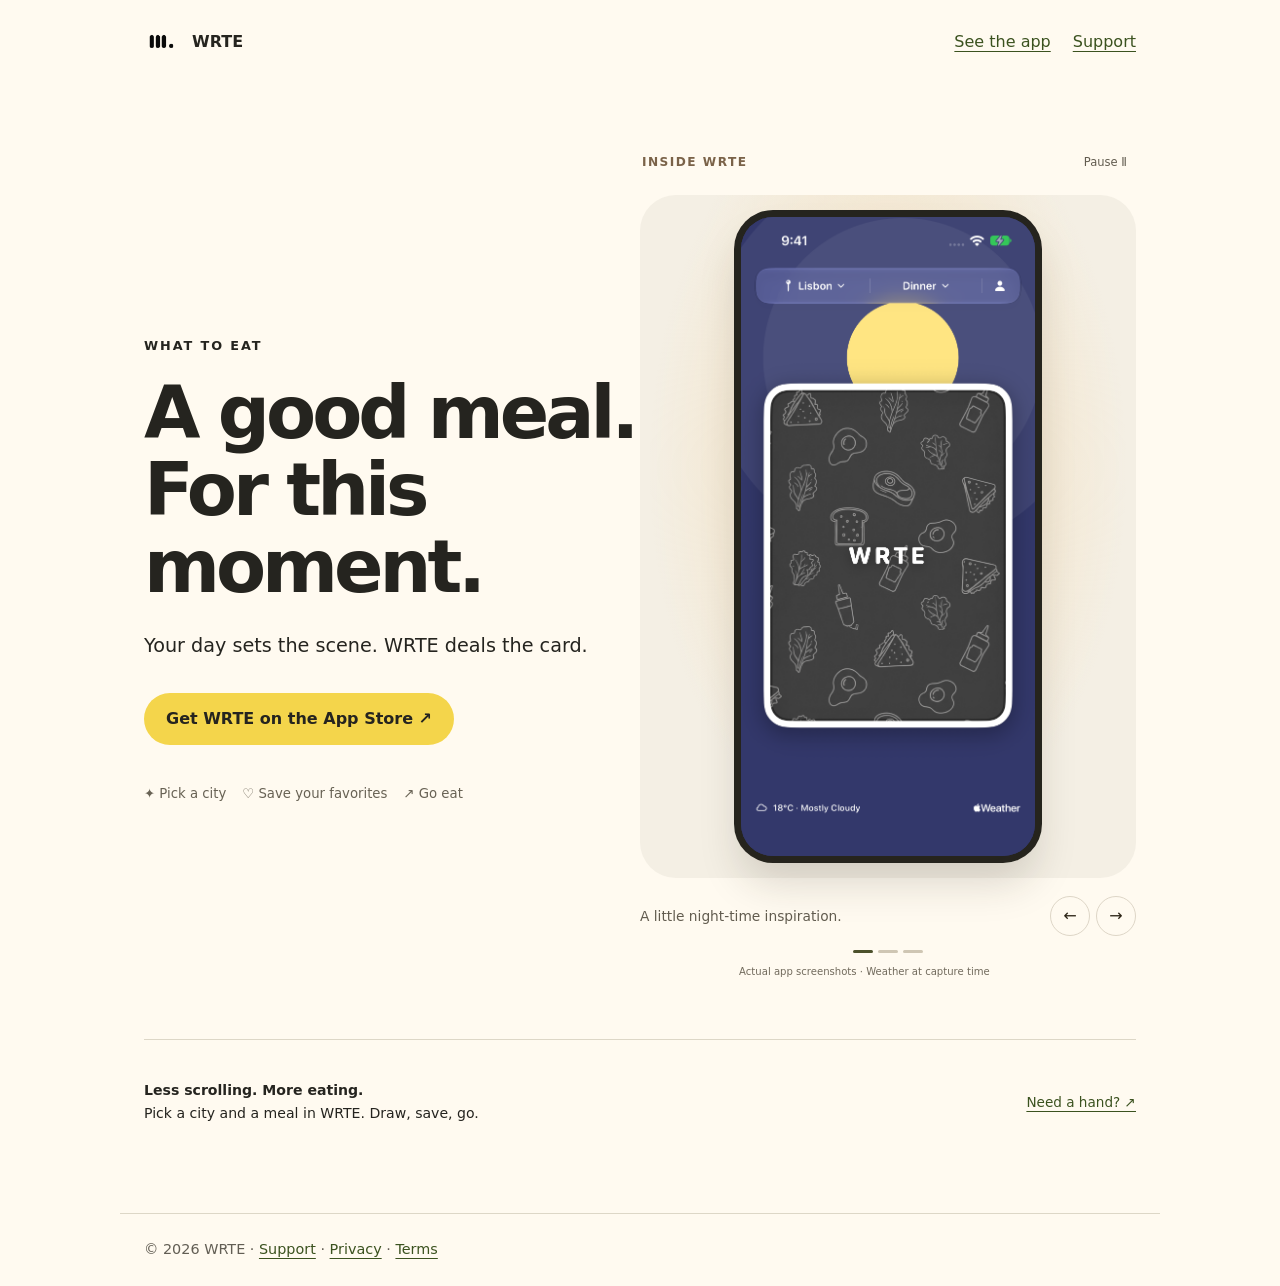
<file: index.html>
<!doctype html>
<html lang="en">
<head>
<meta charset="utf-8">
<meta http-equiv="Content-Security-Policy" content="default-src 'none'; style-src 'self'; img-src 'self'; script-src 'self'; connect-src 'none'; object-src 'none'; base-uri 'none'; form-action 'none'; upgrade-insecure-requests">
<meta name="referrer" content="no-referrer">
<meta name="viewport" content="width=device-width,initial-scale=1">
<title>WRTE: What to Eat — A meal for your mood</title>
<meta name="description" content="See WRTE in motion through real app screenshots, from night-time draws to dinner and brunch.">
<meta name="theme-color" content="#fffaf0">
<link rel="canonical" href="https://ezhu331.github.io/wrte-app/">
<link rel="icon" href="./assets/wrte-mark.png">
<link rel="stylesheet" href="./assets/site.2ab965f85b.css">
<script type="module" src="./assets/draw-demo.6a75f2f19f.js"></script>
</head>
<body>
<header><a class="brand" href="./"><img src="./assets/wrte-mark.png" alt="" width="36" height="36">WRTE</a><nav aria-label="Main"><a href="#demo">See the app</a><a href="./support/">Support</a></nav></header>
<main>
<section class="landing">
<div class="intro"><p class="eyebrow">What to Eat</p><h1>A good meal.<br>For this moment.</h1><p class="lead">Your day sets the scene. WRTE deals the card.</p><a class="button" href="https://apps.apple.com/app/id6785785728">Get WRTE on the App Store ↗</a><div class="mini-benefits"><span>✦ Pick a city</span><span>♡ Save your favorites</span><span>↗ Go eat</span></div></div>
<section id="demo" class="demo" aria-labelledby="demo-title">
<div class="preview-caption"><h2 id="demo-title">Inside WRTE</h2><button id="pause-demo" class="pause-demo" type="button" aria-pressed="false" aria-label="Pause automatic preview">Pause Ⅱ</button></div>
<div class="screenshot-stage" aria-label="WRTE app screenshots">
<div id="screenshot-phone" class="screenshot-phone">
<img class="app-screenshot active" src="./assets/screen-night.png" alt="WRTE night scene in Lisbon with a patterned restaurant card and weather footer" width="1206" height="2622" data-motion="float" aria-hidden="false">
<img class="app-screenshot" src="./assets/screen-dinner.png" alt="WRTE dinner pick in Tokyo with an illustrated restaurant card and cloudy weather" width="1206" height="2622" data-motion="zoom" aria-hidden="true">
<img class="app-screenshot" src="./assets/screen-brunch.png" alt="WRTE brunch draw in Sydney with a patterned card and cloudy weather" width="1206" height="2622" data-motion="drift" aria-hidden="true">
</div>
</div>
<div class="screenshot-caption"><p id="screen-label">A little night-time inspiration.</p><div class="screenshot-controls" aria-label="Screenshot navigation"><button id="previous-screen" type="button" aria-label="Previous screenshot">←</button><button id="next-screen" type="button" aria-label="Next screenshot">→</button></div></div>
<div class="scene-progress" role="img" aria-label="Screenshot 1 of 3"><span class="active"></span><span></span><span></span></div>
<p class="demo-note">Actual app screenshots · Weather at capture time</p>
<noscript><p class="demo-note">The first screenshot is shown. Enable JavaScript to play the preview.</p></noscript>
</section>
</section>
<div class="closing-strip"><p><strong>Less scrolling. More eating.</strong><br>Pick a city and a meal in WRTE. Draw, save, go.</p><a href="./support/">Need a hand? ↗</a></div>
</main>
<footer>© 2026 WRTE · <a href="./support/">Support</a> · <a href="./privacy/">Privacy</a> · <a href="https://www.apple.com/legal/internet-services/itunes/dev/stdeula/">Terms</a></footer>
</body></html>
</file>
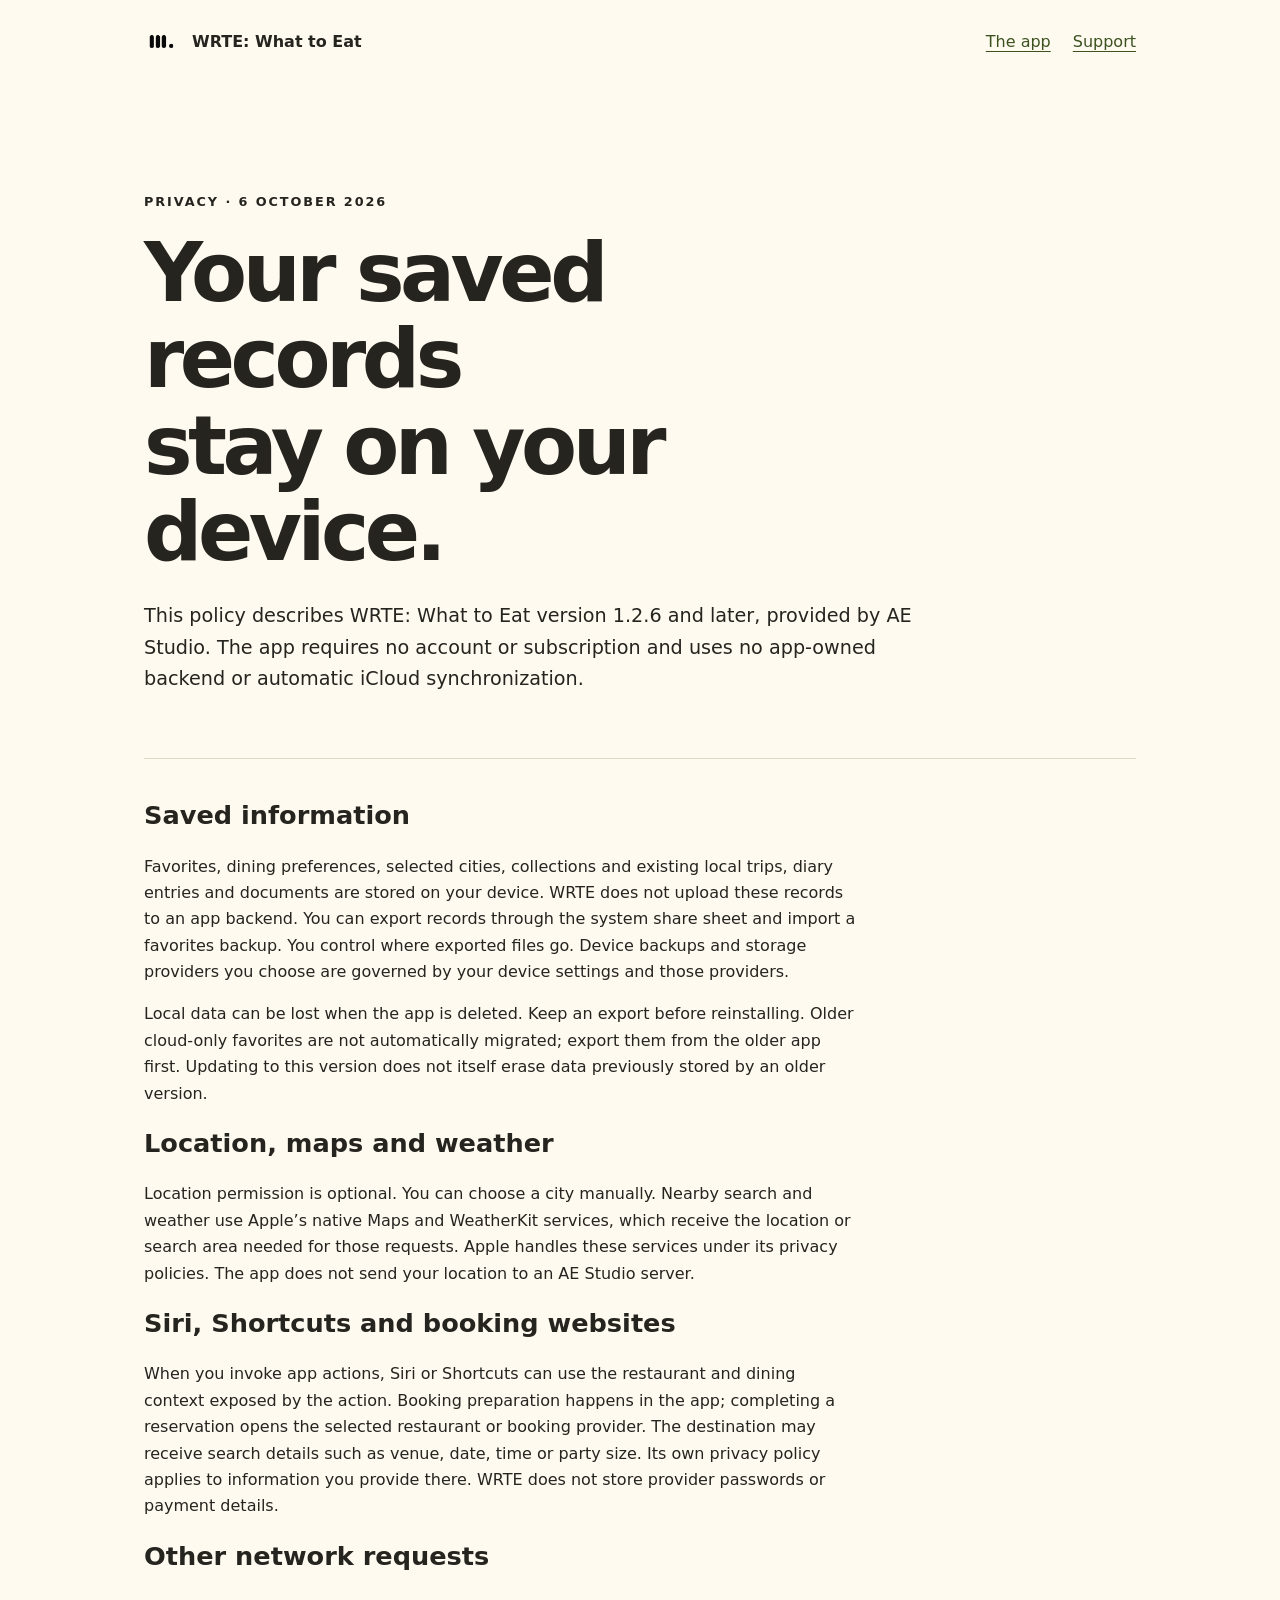
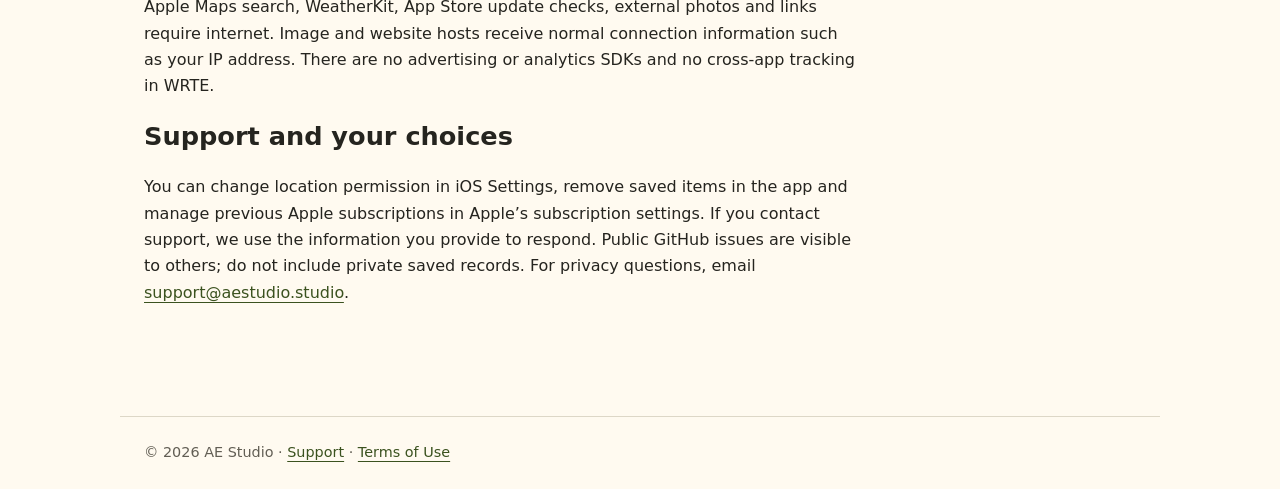
<file: privacy/index.html>
<!doctype html>
<html lang="en"><head><meta charset="utf-8"><meta http-equiv="Content-Security-Policy" content="default-src 'none'; style-src 'self'; img-src 'self'; script-src 'none'; connect-src 'none'; object-src 'none'; base-uri 'none'; form-action 'none'; upgrade-insecure-requests"><meta name="referrer" content="no-referrer"><meta name="viewport" content="width=device-width,initial-scale=1"><title>WRTE Privacy</title><meta name="description" content="Privacy for WRTE’s on-device restaurant picker."><link rel="canonical" href="https://ezhu331.github.io/wrte-app/privacy/"><link rel="icon" href="../assets/wrte-mark.png"><link rel="stylesheet" href="../assets/site.2ab965f85b.css"></head><body>
<header><a class="brand" href="../"><img src="../assets/wrte-mark.png" alt="" width="36" height="36">WRTE: What to Eat</a><nav aria-label="Main"><a href="../">The app</a><a href="../support/">Support</a></nav></header>
<main><section class="hero"><p class="eyebrow">Privacy · 6 October 2026</p><h1>Your saved records<br>stay on your device.</h1><p class="lead">This policy describes WRTE: What to Eat version 1.2.6 and later, provided by AE Studio. The app requires no account or subscription and uses no app-owned backend or automatic iCloud synchronization.</p></section>
<section class="section"><h2>Saved information</h2><p>Favorites, dining preferences, selected cities, collections and existing local trips, diary entries and documents are stored on your device. WRTE does not upload these records to an app backend. You can export records through the system share sheet and import a favorites backup. You control where exported files go. Device backups and storage providers you choose are governed by your device settings and those providers.</p><p>Local data can be lost when the app is deleted. Keep an export before reinstalling. Older cloud-only favorites are not automatically migrated; export them from the older app first. Updating to this version does not itself erase data previously stored by an older version.</p>
<h2>Location, maps and weather</h2><p>Location permission is optional. You can choose a city manually. Nearby search and weather use Apple’s native Maps and WeatherKit services, which receive the location or search area needed for those requests. Apple handles these services under its privacy policies. The app does not send your location to an AE Studio server.</p>
<h2>Siri, Shortcuts and booking websites</h2><p>When you invoke app actions, Siri or Shortcuts can use the restaurant and dining context exposed by the action. Booking preparation happens in the app; completing a reservation opens the selected restaurant or booking provider. The destination may receive search details such as venue, date, time or party size. Its own privacy policy applies to information you provide there. WRTE does not store provider passwords or payment details.</p>
<h2>Other network requests</h2><p>Apple Maps search, WeatherKit, App Store update checks, external photos and links require internet. Image and website hosts receive normal connection information such as your IP address. There are no advertising or analytics SDKs and no cross-app tracking in WRTE.</p>
<h2>Support and your choices</h2><p>You can change location permission in iOS Settings, remove saved items in the app and manage previous Apple subscriptions in Apple’s subscription settings. If you contact support, we use the information you provide to respond. Public GitHub issues are visible to others; do not include private saved records. For privacy questions, email <a href="mailto:support@aestudio.studio">support@aestudio.studio</a>.</p>
</section></main><footer>© 2026 AE Studio · <a href="../support/">Support</a> · <a href="https://www.apple.com/legal/internet-services/itunes/dev/stdeula/">Terms of Use</a></footer></body></html>
</file>
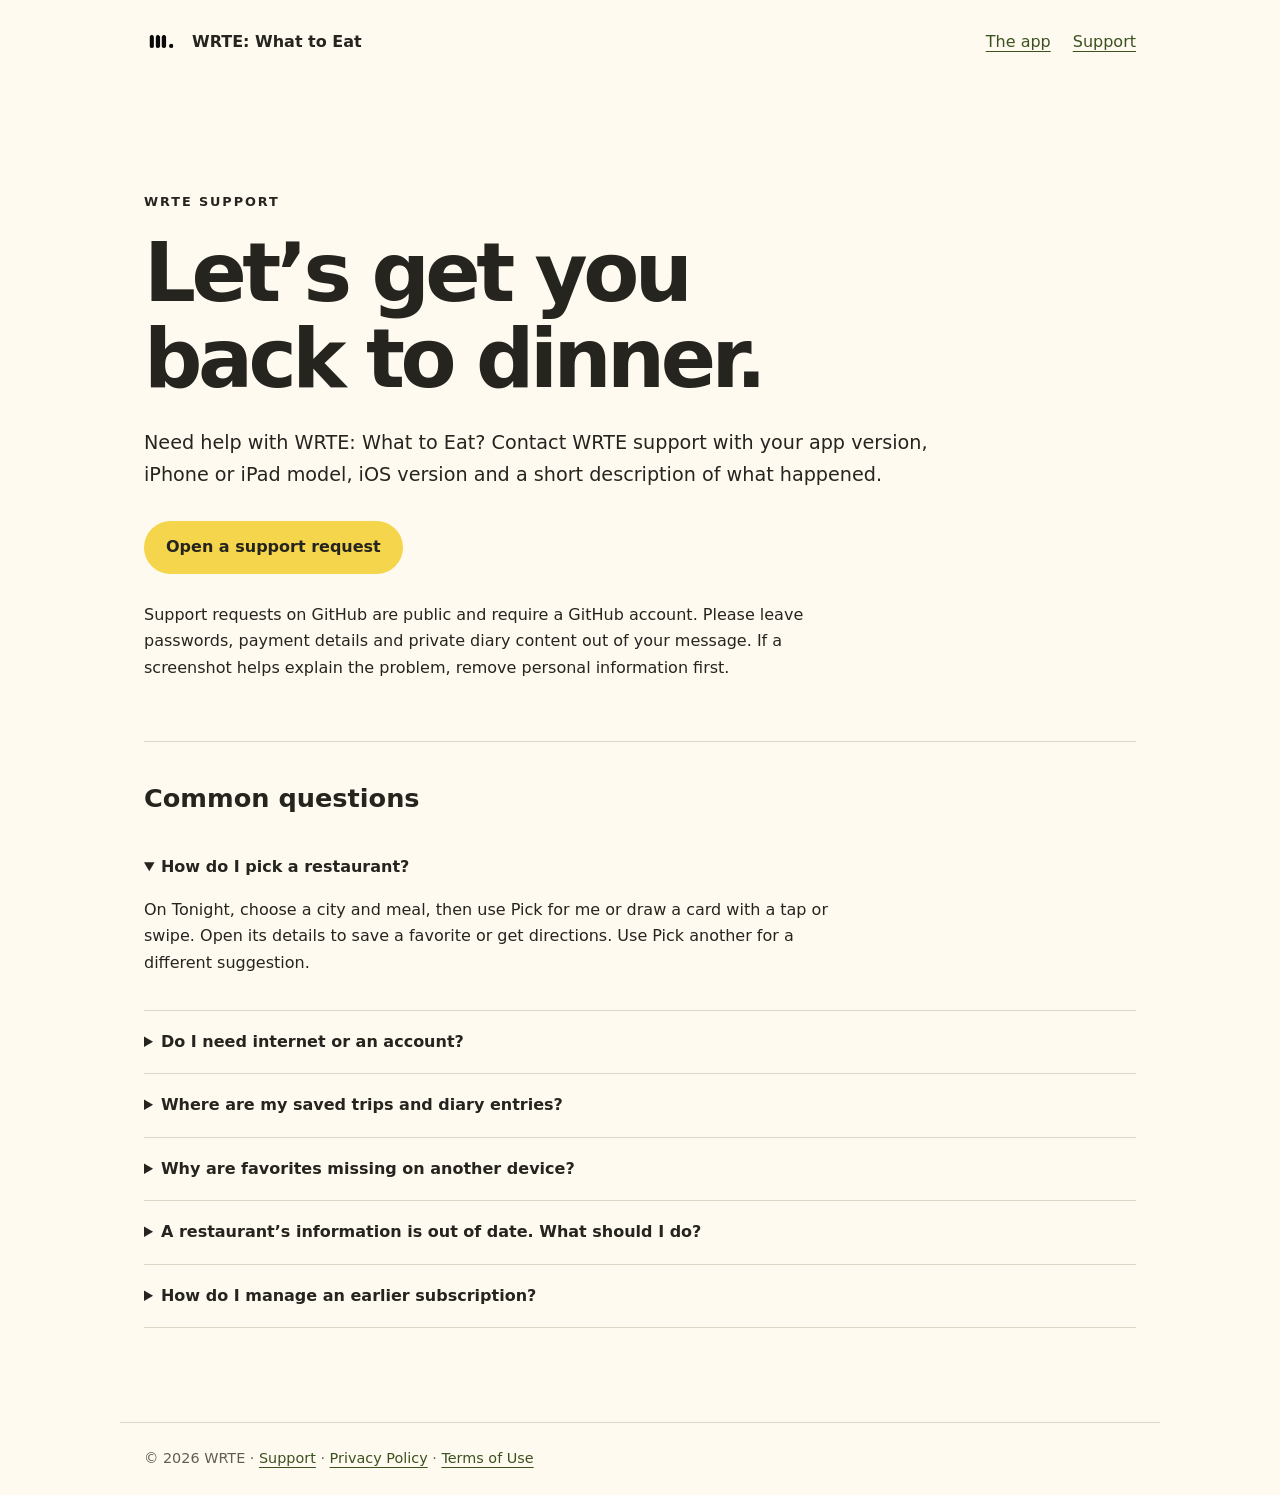
<file: support/index.html>
<!doctype html>
<html lang="en"><head><meta charset="utf-8"><meta http-equiv="Content-Security-Policy" content="default-src 'none'; style-src 'self'; img-src 'self'; script-src 'none'; connect-src 'none'; object-src 'none'; base-uri 'none'; form-action 'none'; upgrade-insecure-requests"><meta name="referrer" content="no-referrer"><meta name="viewport" content="width=device-width,initial-scale=1"><title>WRTE Support — What to Eat</title><meta name="description" content="Help with restaurant picks, favorites, local backups, saved records and contacting WRTE support."><meta name="theme-color" content="#fffaf0"><link rel="canonical" href="https://ezhu331.github.io/wrte-app/support/"><link rel="icon" href="../assets/wrte-mark.png"><link rel="stylesheet" href="../assets/site.2ab965f85b.css"></head><body>
<header><a class="brand" href="../"><img src="../assets/wrte-mark.png" alt="" width="36" height="36">WRTE: What to Eat</a><nav aria-label="Main"><a href="../">The app</a><a href="../support/">Support</a></nav></header>
<main><section class="hero"><p class="eyebrow">WRTE support</p><h1>Let’s get you<br>back to dinner.</h1><p class="lead">Need help with WRTE: What to Eat? Contact WRTE support with your app version, iPhone or iPad model, iOS version and a short description of what happened.</p><a class="button" href="https://github.com/EZHU331/wrte-app/issues/new">Open a support request</a><p>Support requests on GitHub are public and require a GitHub account. Please leave passwords, payment details and private diary content out of your message. If a screenshot helps explain the problem, remove personal information first.</p></section>
<section class="section"><h2>Common questions</h2><details open><summary>How do I pick a restaurant?</summary><p>On Tonight, choose a city and meal, then use Pick for me or draw a card with a tap or swipe. Open its details to save a favorite or get directions. Use Pick another for a different suggestion.</p></details><details><summary>Do I need internet or an account?</summary><p>The bundled restaurant catalog supports offline picking without sign-in or a subscription. Live Apple Maps search, weather, photos and external booking links need internet. Favorites and preferences stay on this device. Location access is optional; you can select a city manually.</p></details><details><summary>Where are my saved trips and diary entries?</summary><p>Open Settings → Saved library &amp; recovery to access existing favorites, collections, trips, diary entries and documents. Use JSON export to keep a copy of your saved records.</p></details><details><summary>Why are favorites missing on another device?</summary><p>Starting with version 1.2.6, favorites and city preferences stay on each device with no automatic cloud sync. Export JSON from Settings → Saved library &amp; recovery before reinstalling. Use Import favorites backup to merge favorites from an earlier export. Favorites stored only in an older version’s iCloud account must first be exported from that older app. Existing local collections, trips and diary entries remain on this device.</p></details><details><summary>A restaurant’s information is out of date. What should I do?</summary><p>The catalog is bundled with the app, so restaurant information can change between updates. Check opening hours and availability with the venue before visiting. Contact support with the city and restaurant name to report a correction.</p></details><details><summary>How do I manage an earlier subscription?</summary><p>No subscription is required for current restaurant picking. To manage an existing Apple subscription, open Settings → your name → Subscriptions. For purchase or refund help, visit <a href="https://reportaproblem.apple.com/">Apple’s purchase support</a>.</p></details></section></main><footer>© 2026 WRTE · <a href="../support/">Support</a> · <a href="../privacy/">Privacy Policy</a> · <a href="https://www.apple.com/legal/internet-services/itunes/dev/stdeula/">Terms of Use</a></footer></body></html>
</file>
<file: assets/site.2ab965f85b.css>
*{box-sizing:border-box}body{margin:0;background:#fffaf0;color:#25241f;font-family:system-ui,-apple-system,BlinkMacSystemFont,"Segoe UI",sans-serif;line-height:1.65}a{color:#3b521f;text-underline-offset:4px}header,main,footer{max-width:1040px;margin:auto;padding:24px}header{display:flex;align-items:center;justify-content:space-between;gap:20px}nav{display:flex;gap:22px}.brand{display:flex;align-items:center;gap:12px;font-weight:800;text-decoration:none;color:inherit}.brand img{width:36px;height:36px;object-fit:contain}.hero{padding:70px 0 44px;max-width:790px}.eyebrow{text-transform:uppercase;letter-spacing:.15em;font-size:.8rem;font-weight:700}h1{font-size:clamp(2.7rem,7vw,5.1rem);line-height:1.06;letter-spacing:-.055em;margin:18px 0 24px}h2{line-height:1.25;font-size:1.6rem}p{max-width:70ch}.lead{font-size:1.2rem}.button{display:inline-block;padding:13px 22px;border-radius:99px;background:#f4d54b;color:#25241f;text-decoration:none;font-weight:700;margin:12px 14px 12px 0}.cards{display:grid;grid-template-columns:repeat(3,1fr);gap:20px;margin:30px 0 48px}.card{padding:25px;border:1px solid #ddd7c7;border-radius:20px;background:#fffdf8}.card h2{font-size:1.25rem}.section{padding:20px 0;border-top:1px solid #ddd7c7}footer{font-size:.9rem;color:#625e54;border-top:1px solid #ddd7c7;margin-top:50px}details{padding:18px 0;border-bottom:1px solid #ddd7c7}summary{font-weight:700;cursor:pointer}@media(max-width:650px){.cards{grid-template-columns:1fr}.hero{padding-top:35px}header{flex-wrap:wrap}nav{gap:16px}}
.landing{display:grid;grid-template-columns:1fr 1fr;align-items:center;padding:38px 0 58px}.intro h1{font-size:clamp(3rem,5.7vw,4.8rem)}.mini-benefits{display:flex;flex-wrap:wrap;gap:16px;color:#686254;font-size:.83rem;margin-top:26px}.pause-demo{border:0;background:transparent;color:#625c4f;font:inherit;padding:7px;cursor:pointer;border-radius:8px}.draw-card{overflow:hidden}.draw-card:focus-visible,a:focus-visible,button:focus-visible{outline:3px solid #4d6e2f;outline-offset:4px}.scene-progress{display:flex;gap:5px;justify-content:center}.scene-progress span{width:20px;height:3px;border-radius:4px;background:#cfc6b3}.scene-progress span.active{background:#4c512b}.demo-note{text-align:center;color:#716a5c;margin:11px 0 0}.closing-strip{display:flex;align-items:center;justify-content:space-between;gap:20px;border-top:1px solid #ddd7c7;padding-top:25px}.closing-strip p{font-size:.88rem}.closing-strip a{font-size:.85rem}@media(max-width:650px){.landing{grid-template-columns:1fr;padding-top:10px}.intro h1{font-size:3.2rem}.mini-benefits{margin-top:14px}}

.demo{min-width:0}.preview-caption{display:flex;justify-content:space-between;align-items:center;margin:0 2px 16px}.preview-caption h2{font-size:.76rem;letter-spacing:.12em;text-transform:uppercase;margin:0;color:#7a6248}.pause-demo{font-size:.72rem}.screenshot-stage{display:grid;place-items:center;padding:22px;background:radial-gradient(ellipse at 50% 40%,#f2dbb5,transparent 68%),#f4efe4;border-radius:36px;perspective:1200px}.screenshot-phone{position:relative;width:min(100%,294px);aspect-ratio:1206/2622;border-radius:32px;overflow:hidden;background:#33386b;box-shadow:0 26px 42px #2c24162b,0 0 0 7px #26251f;animation:phone-float 9s ease-in-out infinite}.app-screenshot{position:absolute;inset:0;width:100%;height:100%;object-fit:contain;opacity:0;transform:translateX(18px) scale(.985);transition:opacity .9s ease,transform 1.1s cubic-bezier(.2,.7,.2,1);pointer-events:none}.app-screenshot.active{opacity:1;transform:translateX(0) scale(1);z-index:1}.app-screenshot.active[data-motion=zoom]{animation:screen-zoom 7s ease-in-out forwards}.app-screenshot.active[data-motion=drift]{animation:screen-drift 7s ease-in-out forwards}.screenshot-caption{display:flex;align-items:center;justify-content:space-between;gap:12px;margin-top:18px}.screenshot-caption p{font-size:.86rem;margin:0;color:#625c4f}.screenshot-controls{display:flex;gap:6px}.screenshot-controls button{border:1px solid #ded6c7;border-radius:50%;background:transparent;color:#2c2416;font:inherit;cursor:pointer;width:40px;height:40px}.scene-progress{margin-top:14px}.demo-note{font-size:.63rem}.demo.paused .screenshot-phone,.demo.paused .app-screenshot{animation-play-state:paused}@keyframes phone-float{0%,100%{transform:translateY(0) rotate(-.4deg)}50%{transform:translateY(-7px) rotate(.4deg)}}@keyframes screen-zoom{from{transform:scale(1)}to{transform:scale(1.016)}}@keyframes screen-drift{from{transform:translateY(0) scale(1.01)}to{transform:translateY(-3px) scale(1.01)}}@media(max-width:850px){.landing{gap:30px}.screenshot-stage{padding:20px}}@media(max-width:650px){.landing{gap:32px}.screenshot-phone{width:min(100%,278px)}.screenshot-stage{padding:24px}.screenshot-caption p{font-size:.8rem}}@media(prefers-reduced-motion:reduce){.screenshot-phone,.app-screenshot.active{animation:none!important}.app-screenshot{transition:none;transform:none!important}}

.screenshot-phone{touch-action:pan-y}
</file>
